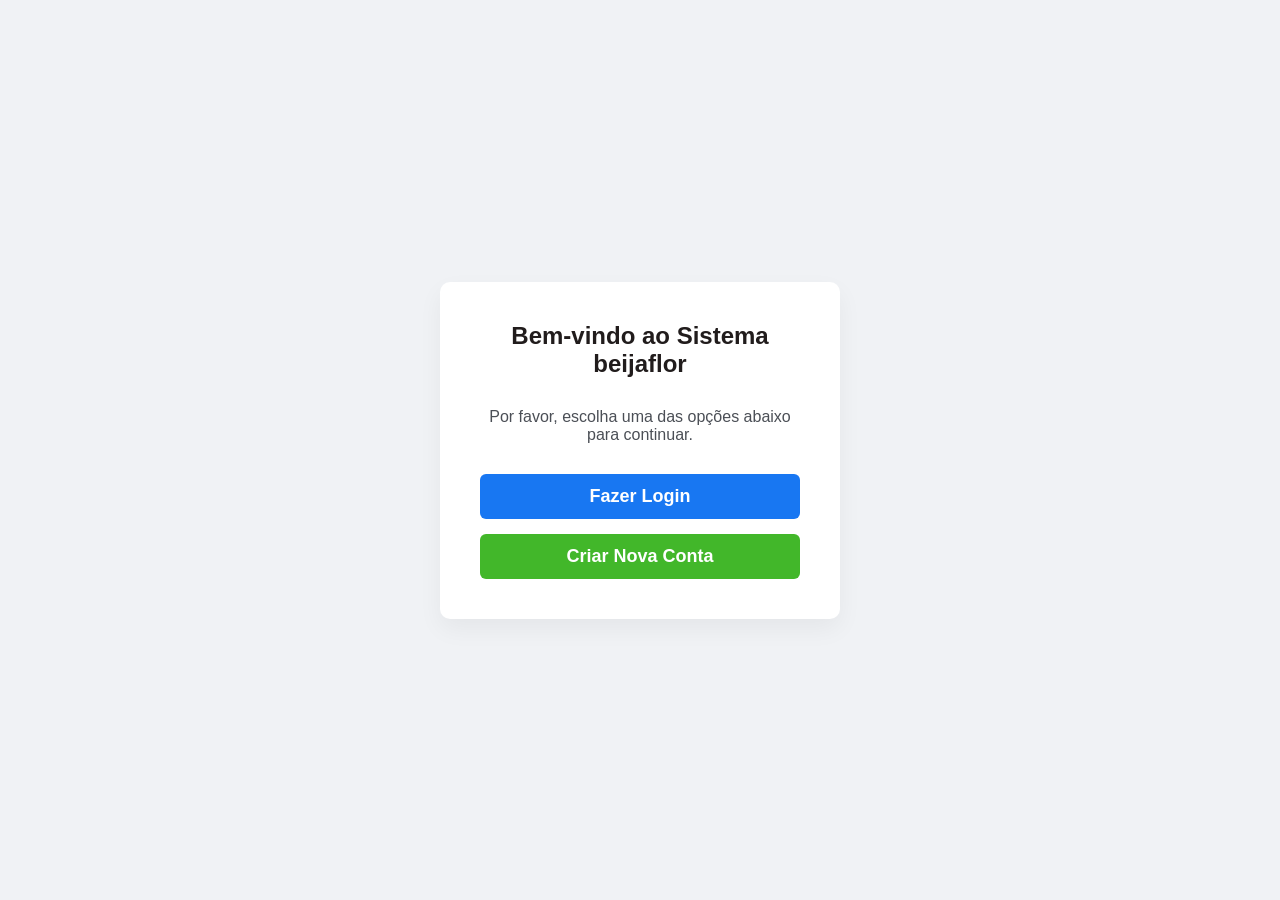
<file: index.html>
<!DOCTYPE html>
<html lang="pt-br">

<head>
    <!-- Configurações básicas de codificação e responsividade (mobile friendly) -->
    <meta charset="UTF-8">
    <meta name="viewport" content="width=device-width, initial-scale=1.0">
    <title>Página Inicial - Sistema</title>
    
    <!-- Lincando o arquivo CSS de estilos desta vez na mesma pasta raiz -->
    <link rel="stylesheet" href="style.css">
</head>

<body>

    <main class="container">
        <!-- Reutilizamos a classe auth-card para criar uma caixa flutuante no centro -->
        <div class="auth-card" style="text-align: center;">
            
            <!-- Título principal de boas vindas para quem recém chegou no site -->
            <h1>Bem-vindo ao Sistema beijaflor</h1>
            
            <!-- Um texto explicativo do propósito dessa tela inicial -->
            <p style="margin-bottom: 30px; color: #4b4f56;">
                Por favor, escolha uma das opções abaixo para continuar.
            </p>

            <!-- Links transformados em botões para facilitar a navegação -->
            <div style="display: flex; flex-direction: column; gap: 15px;">
                <!-- Botão principal apontando para a página de Login -->
                <a href="login/index.html" style="text-decoration: none;">
                    <button class="primary-button">Fazer Login</button>
                </a>
                
                <!-- Botão secundário apontando para a página de Cadastro -->
                <!-- Usando uma cor de fundo diferente via estilo inline para diferenciá-lo do login -->
                <a href="cadastro/index.html" style="text-decoration: none;">
                    <button class="primary-button" style="background-color: #42b72a;">Criar Nova Conta</button>
                </a>
            </div>

        </div>
    </main>

</body>

</html>
</file>
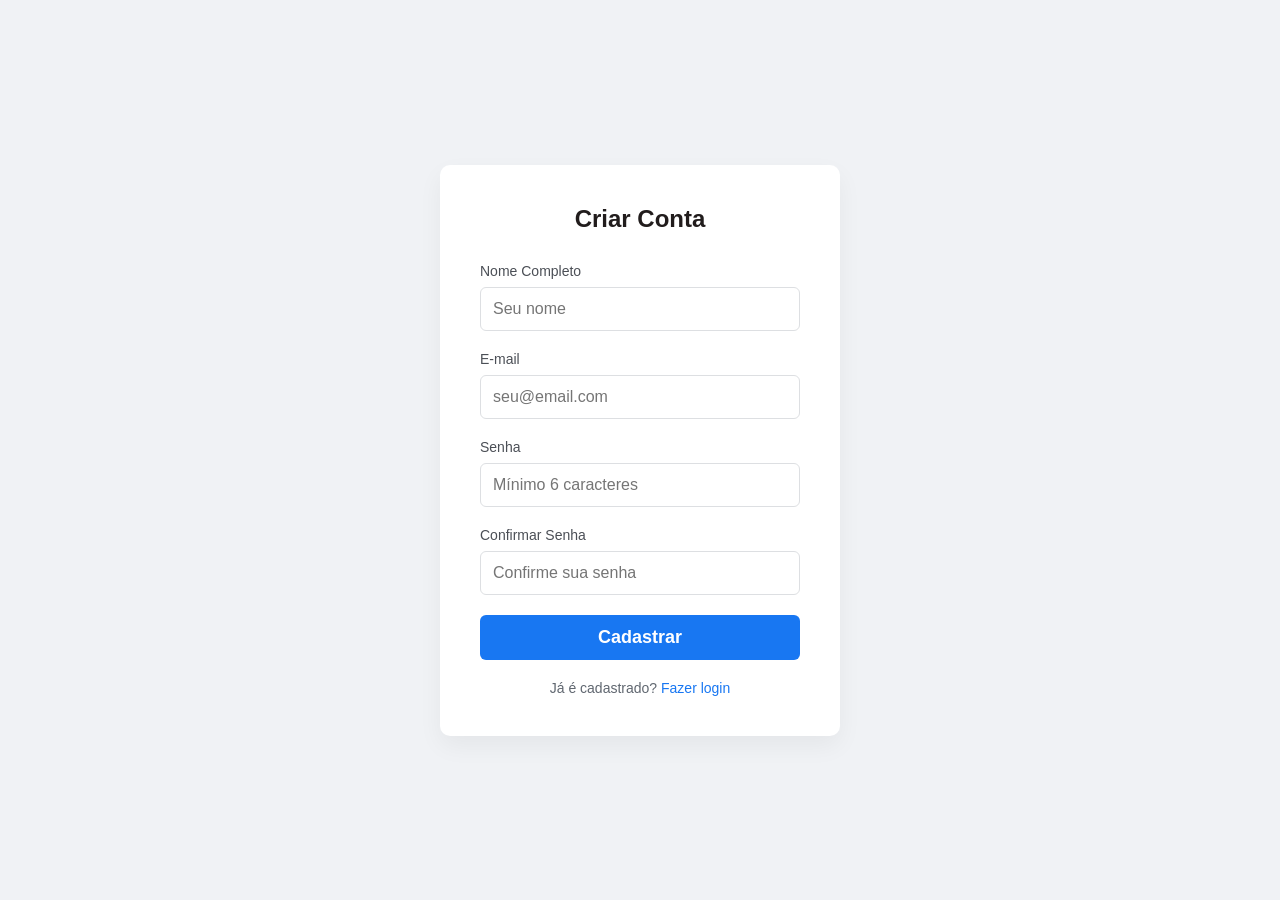
<file: cadastro/index.html>
<!DOCTYPE html>
<html lang="pt-br">

<head>
    <!-- Configuração de codificação de caracteres; suporta acentos como no português (ç, ã, é) -->
    <meta charset="UTF-8">

    <!-- Torna a página responsiva; diz ao navegador para adequar a visualização à tela do dispositivo (celular, etc.) -->
    <meta name="viewport" content="width=device-width, initial-scale=1.0">

    <!-- O texto que vai aparecer na aba do navegador -->
    <title>Cadastro - Sistema</title>

    <!-- Lincando o arquivo CSS central que contém o visual estilizado da nossa página -->
    <!-- O "../" significa "volte uma pasta para trás" em relação a onde estamos agora -->
    <link rel="stylesheet" href="../style.css">
</head>

<body>

    <!-- A tag <main> representa o conteúdo principal da página, onde tudo acontece -->
    <main class="container">

        <!-- O formulário onde o usuário preencherá seus dados. A classe "auth-card" deixa ele bonito com fundo branco -->
        <form id="form" class="auth-card">

            <!-- Título principal do cartão form -->
            <h1>Criar Conta</h1>

            <!-- Agrupamento do campo Nome -->
            <div class="field">
                <label for="name">Nome Completo</label>
                <!-- Input type "text" permite qualquer caractere. Required garante que a pessoa não envie vazio -->
                <input type="text" id="name" placeholder="Seu nome" required>
            </div>

            <!-- Agrupamento do campo E-mail -->
            <div class="field">
                <label for="email">E-mail</label>
                <!-- type="email" força o navegador a exigir algo no formato de email (ex: a@b.com) -->
                <input type="email" id="email" placeholder="seu@email.com" required>
            </div>

            <!-- Agrupamento do campo Senha -->
            <div class="field">
                <label for="password">Senha</label>
                <!-- type="password" oculta os caracteres digitados (formato de bolinhas/asteriscos) -->
                <input type="password" id="password" placeholder="Mínimo 6 caracteres" required>
            </div>

            <!-- Agrupamento do campo Confirmar Senha -->
            <div class="field">
                <label for="confirm-password">Confirmar Senha</label>
                <input type="password" id="confirm-password" placeholder="Confirme sua senha" required>
            </div>

            <!-- Botão que pega tudo e "envia" (ou executa o script do JS) quando clicado -->
            <!-- type="submit" é o que dispara a ação do formulário -->
            <button type="submit" class="primary-button">Cadastrar</button>

            <!-- Link para voltar caso a pessoa já tenha criado conta antes -->
            <p class="footer-text">Já é cadastrado? <a href="../login/index.html">Fazer login</a></p>

        </form>
    </main>

    <script src="script.js"></script>
</body>

</html>
</file>
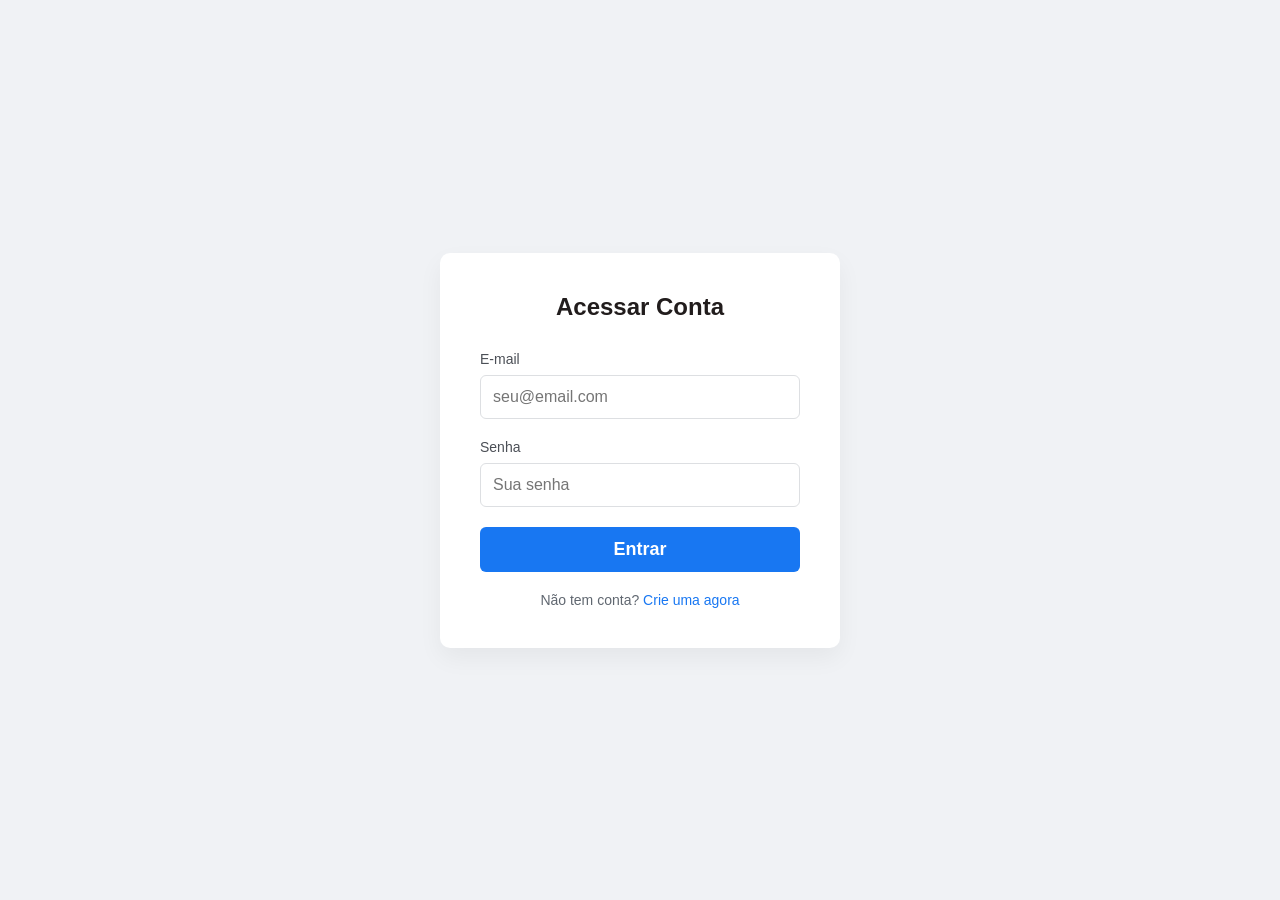
<file: home/index.html>
<!DOCTYPE html>
<html lang="pt-br">

<head>
    <meta charset="UTF-8">
    <meta name="viewport" content="width=device-width, initial-scale=1.0">
    <title>Home - Sistema</title>
    <link rel="stylesheet" href="../style.css">
</head>

<body>

    <main class="container">
        <!-- Reutilizando a classe auth-card para manter o design consistente -->
        <div class="auth-card" style="text-align: center;">
            
            <!-- Título que será atualizado via JavaScript -->
            <h1 id="welcome-message">Carregando...</h1>
            
            <p id="access-counter" style="margin-bottom: 30px; font-weight: bold; color: #4b4f56;">
                Verificando acessos...
            </p>
            
            <p style="margin-bottom: 30px; color: #4b4f56;">
                Você entrou na área restrita do sistema com sucesso.
            </p>

            <!-- Botão de Sair (Logout) -->
            <button id="logout-button" class="primary-button" style="background-color: #dc3545;">Sair</button>
            
        </div>
    </main>

    <!-- Importando o script responsável pela lógica da Home -->
    <script src="script.js"></script>
</body>

</html>
</file>
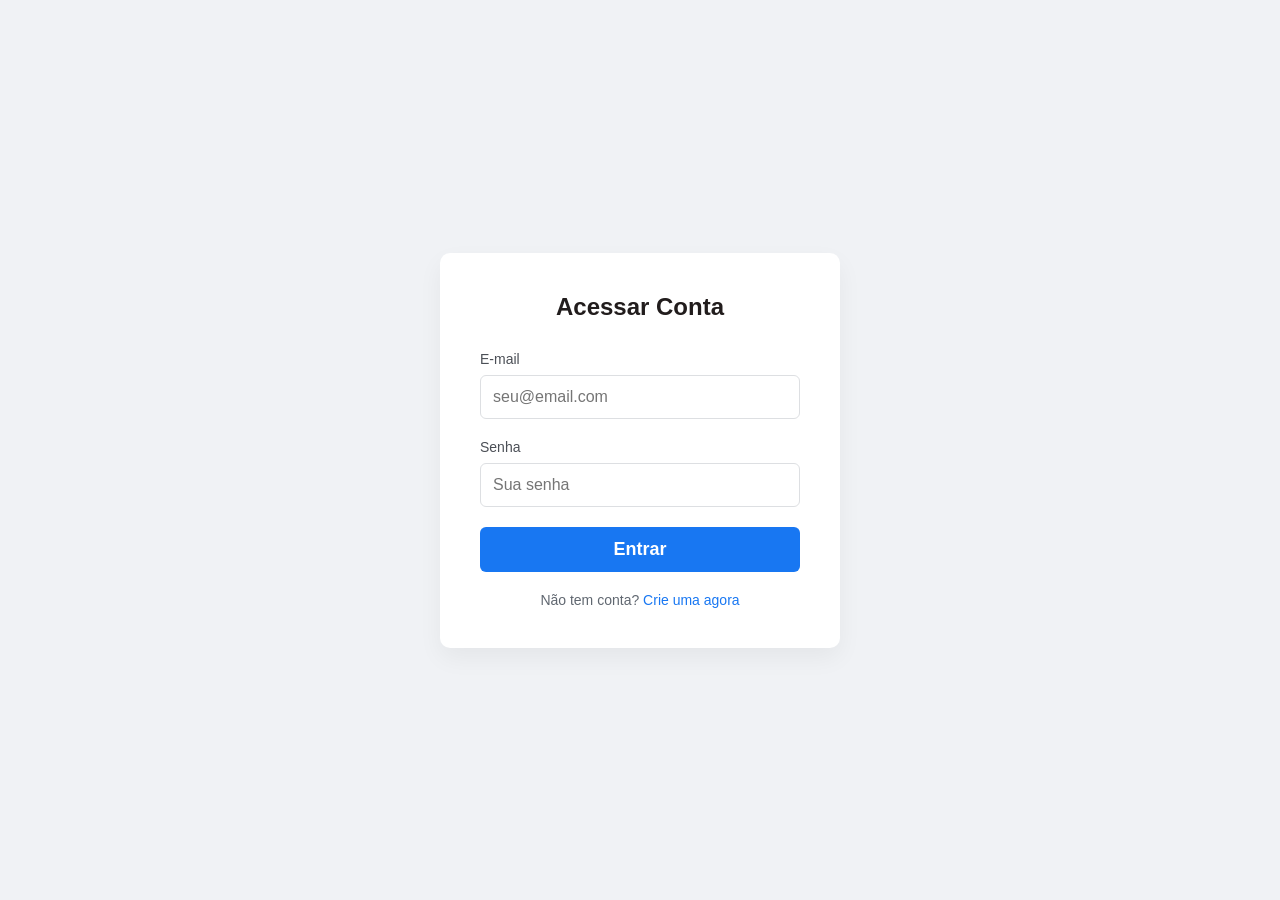
<file: login/index.html>
<!DOCTYPE html>
<html lang="pt-br">

<head>
    <!-- Configuração de codificação de caracteres; suporta acentos como no português (ç, ã, é) -->
    <meta charset="UTF-8">

    <!-- Torna a página responsiva; diz ao navegador para adequar a visualização à tela do dispositivo (celular, etc.) -->
    <meta name="viewport" content="width=device-width, initial-scale=1.0">

    <!-- O texto que vai aparecer na aba do navegador -->
    <title>Login - Sistema</title>

    <!-- Importando o arquivo CSS central que define as cores, os botões e os espaçamentos -->
    <!-- Assim como no cadastro, usamos "../" para sair da pasta atual e acessar o arquivo raiz -->
    <link rel="stylesheet" href="../style.css">
</head>

<body>

    <!-- A tag <main> agrupa o bloco principal da tela (o central de login) -->
    <main class="container">

        <!-- O formulário de login. A classe "auth-card" cuida do formato de cartão flutuante e da largura certinha -->
        <form id="form" class="auth-card">

            <!-- Título da tela apresentado ao usuário -->
            <h1>Acessar Conta</h1>

            <!-- Área dedicada ao campo de E-mail -->
            <div class="field">
                <!-- O 'for="email"' liga esse rótulo diretamente ao input pelo ID, ajudando quem usa leitor de tela (acessibilidade) e também permitindo focar a caixa ao clicar na palavra -->
                <label for="email">E-mail</label>
                <input type="email" id="email" placeholder="seu@email.com" required>
            </div>

            <!-- Área dedicada ao campo de Senha -->
            <div class="field">
                <label for="password">Senha</label>
                <!-- Input de senha sempre esconde o que está sendo digitado com os pontinhos redondos -->
                <!-- A palavra 'required' obriga o usuário a não mandar isso vazio -->
                <input type="password" id="password" placeholder="Sua senha" required>
            </div>

            <!-- Botão essencial. Ele aciona o fluxo de envio do form (type="submit") -->
            <button type="submit" class="primary-button">Entrar</button>

            <!-- Texto auxiliar de rodapé para redirecionamento ao Cadastro caso o usuário seja novo -->
            <p class="footer-text">Não tem conta? <a href="../cadastro/index.html">Crie uma agora</a></p>

        </form>
    </main>

    <script src="script.js"></script>
</body>

</html>
</file>
<file: style.css>
/* 
 * RESET CSS: Remove margens e preenchimentos padrão do navegador para que 
 * possamos ter controle total sobre o layout, e define o box-sizing.
 */
* {
    margin: 0; /* Remove a margem externa padrão de todos os elementos */
    padding: 0; /* Remove o espaçamento interno padrão de todos os elementos */
    box-sizing: border-box; /* Garante que o padding e a borda não aumentem o tamanho total do elemento */
}

/* 
 * ESTILOS DO CORPO DA PÁGINA (BODY):
 * Aqui definimos a fonte principal, a cor de fundo e usamos Flexbox para 
 * centralizar o conteúdo perfeitamente na tela.
 */
body {
    font-family: 'Segoe UI', sans-serif; /* Define a fonte padrão, com fallback para sans-serif */
    background-color: #f0f2f5; /* Uma cor de fundo cinza bem clara, típica de telas de login */
    
    /* Configurações do Flexbox para centralização */
    display: flex; /* Transforma o body em um contêiner flexível */
    align-items: center; /* Centraliza o conteúdo verticalmente */
    justify-content: center; /* Centraliza o conteúdo horizontalmente */
    
    min-height: 100vh; /* Garante que o body ocupe pelo menos 100% da altura da tela (Viewport Height) */
}

/* 
 * CONTAINER PRINCIPAL:
 * Define a largura máxima e adiciona um pequeno preenchimento lateral,
 * útil principalmente em telas muito pequenas (celulares).
 */
.container {
    width: 100%; /* Ocupa 100% da largura disponível (limitado pelo min-height e padding) */
    display: flex; /* Usa flexbox para manter a consistência de layout */
    justify-content: center; /* Garante que o cartão de autenticação fique no centro */
    padding: 20px; /* Adiciona uma pequena margem interna para o cartão não colar na borda da tela */
}

/* 
 * CARTÃO DE AUTENTICAÇÃO (Login/Cadastro):
 * Esta classe é aplicada ao formulário. Cria aquele visual de "caixa branca" flutuante.
 */
.auth-card {
    background: #ffffff; /* Fundo branco para destacar do fundo cinza do body */
    width: 100%; /* O cartão tenta ocupar 100% do espaço... */
    max-width: 400px; /* ...mas não passa de 400px de largura */
    padding: 40px; /* Espaço bastante generoso dentro do cartão */
    border-radius: 10px; /* Arredonda os cantos do cartão, dando um ar moderno */
    box-shadow: 0 10px 25px rgba(0, 0, 0, 0.05); /* Aplica uma sombra leve para criar sensação de profundidade */
}

/* 
 * TÍTULO PRINCIPAL DO CARTÃO
 */
h1 {
    text-align: center; /* Centraliza o texto do título */
    margin-bottom: 30px; /* Dá um respiro considerável entre o título e os campos de input */
    color: #211c1c; /* Um cinza quase preto, mais suave que o preto puro (#000) */
    font-size: 24px; /* Tamanho da fonte */
}

/* 
 * CONTÊINER DE CADA CAMPO DO FORMULÁRIO:
 * Envolve o rótulo (label) e a caixa de digitação (input).
 */
.field {
    margin-bottom: 20px; /* Espaço entre cada campo (ex: entre Nome e Email) */
}

/* 
 * RÓTULOS DOS CAMPOS (Labels):
 * As palavras como "Nome", "E-mail", "Senha" que ficam em cima da caixa de texto.
 */
.field label {
    display: block; /* Força o label a ocupar a linha inteira, jogando o input para baixo */
    margin-bottom: 8px; /* Pequeno espaço entre o texto do rótulo e a caixa de digitação */
    font-size: 14px; /* Fonte ligeiramente menor */
    color: #4b4f56; /* Cinza médio, para não chamar mais atenção que o input em si */
}

/* 
 * CAIXAS DE DIGITAÇÃO (Inputs):
 */
.field input {
    width: 100%; /* Faz a caixa ocupar toda a largura do cartão */
    padding: 12px; /* Garante que a caixa seja gordinha e fácil de clicar/tocar */
    border: 1px solid #dddfe2; /* Borda cinza bem sutil */
    border-radius: 6px; /* Cantos arredondados na caixinha */
    font-size: 16px; /* O tamanho mínimo recomendado (16px) evita o zoom automático no celular (iOS) */
    outline: none; /* Remove aquela borda padrão preta/azul que o navegador coloca ao clicar */
}

/* 
 * EFEITO DE FOCO NA CAIXA DE DIGITAÇÃO:
 * Quando o usuário clica dentro da caixa para digitar algo.
 */
.field input:focus {
    border-color: #1877f2; /* Muda a cor da borda para o azul principal */
    box-shadow: 0 0 0 2px #e7f3ff; /* Adiciona uma "aura" azul clarinha por fora da borda (efeito premium) */
}

/* 
 * BOTÃO PRINCIPAL (Entrar / Cadastrar):
 */
.primary-button {
    width: 100%; /* Botão largo, ocupando tudo */
    padding: 12px; /* Altura confortável para toque/clique */
    background-color: #1877f2; /* Cor de fundo azul (estilo Facebook/moderno) */
    color: white; /* Texto branco */
    border: none; /* Remove a borda padrão feia do botão do navegador */
    border-radius: 6px; /* Bordas arredondadas do botão */
    font-size: 18px; /* Texto um pouco maior para ganhar destaque */
    font-weight: bold; /* Deixa o texto do botão em negrito */
    cursor: pointer; /* Muda a setinha do mouse para a "mãozinha" indicando que é clicável */
    transition: background 0.2s; /* Ao passar o mouse, a mudança de cor será suave (levará 0.2 segundos) */
}

/* 
 * EFEITO HOVER NO BOTÃO:
 * Ocorre quando o usuário passa o mouse por cima do botão sem clicar.
 */
.primary-button:hover {
    background-color: #166fe5; /* Escurece um pouco o azul, para dar o feedback visual de interação */
}

/* 
 * RODAPÉ DO CARTÃO (Links para as outras telas)
 */
.footer-text {
    text-align: center; /* Centraliza o texto */
    margin-top: 20px; /* Dá espaço acima, separando o link do botão principal */
    font-size: 14px; /* Fonte pequena */
    color: #606770; /* Texto cinza */
}

/* 
 * LINKS DENTRO DO RODAPÉ (Tags <a>):
 */
.footer-text a {
    color: #1877f2; /* Links também na cor azul principal do sistema */
    text-decoration: none; /* Tira aquele sublinhado feio padrão dos links */
}

/* 
 * EFEITO HOVER NO LINK:
 */
.footer-text a:hover {
    text-decoration: underline; /* Coloca o sublinhado de volta APENAS quando o mouse passa por cima */
}
</file>
